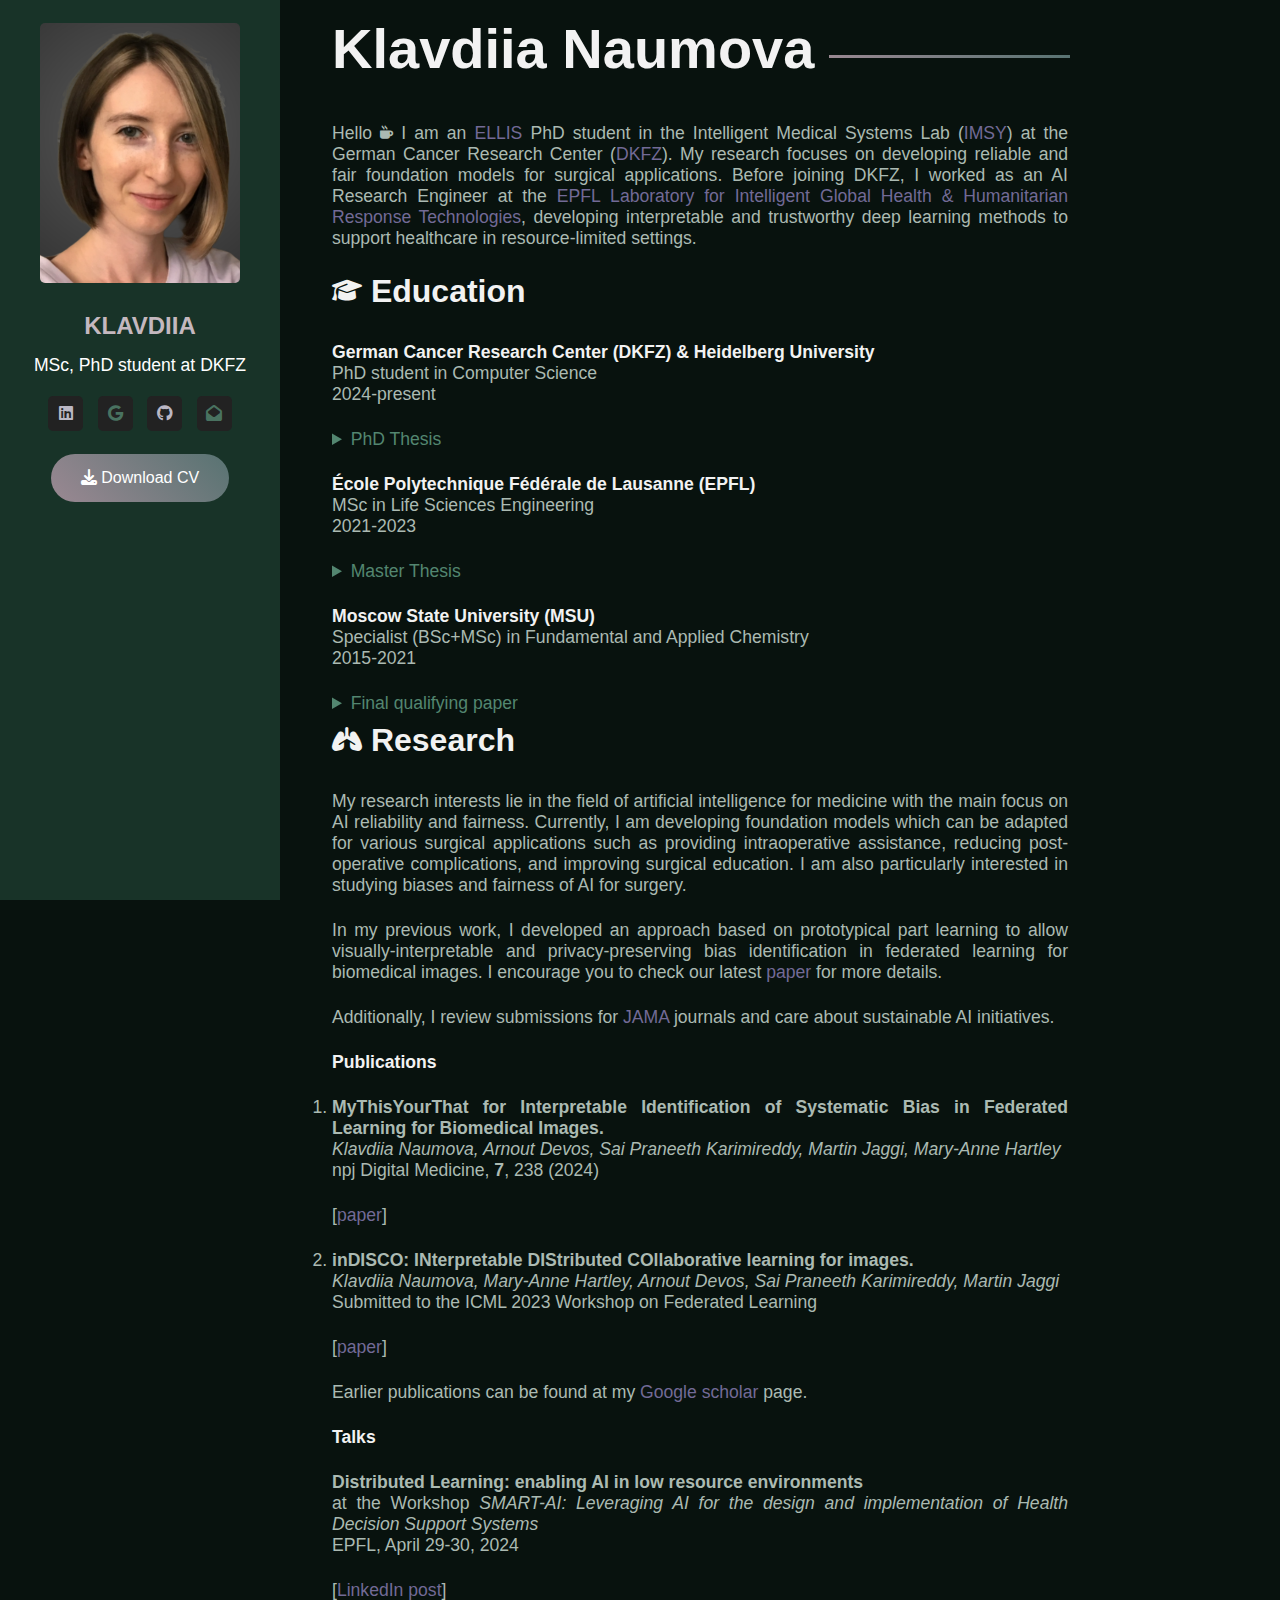
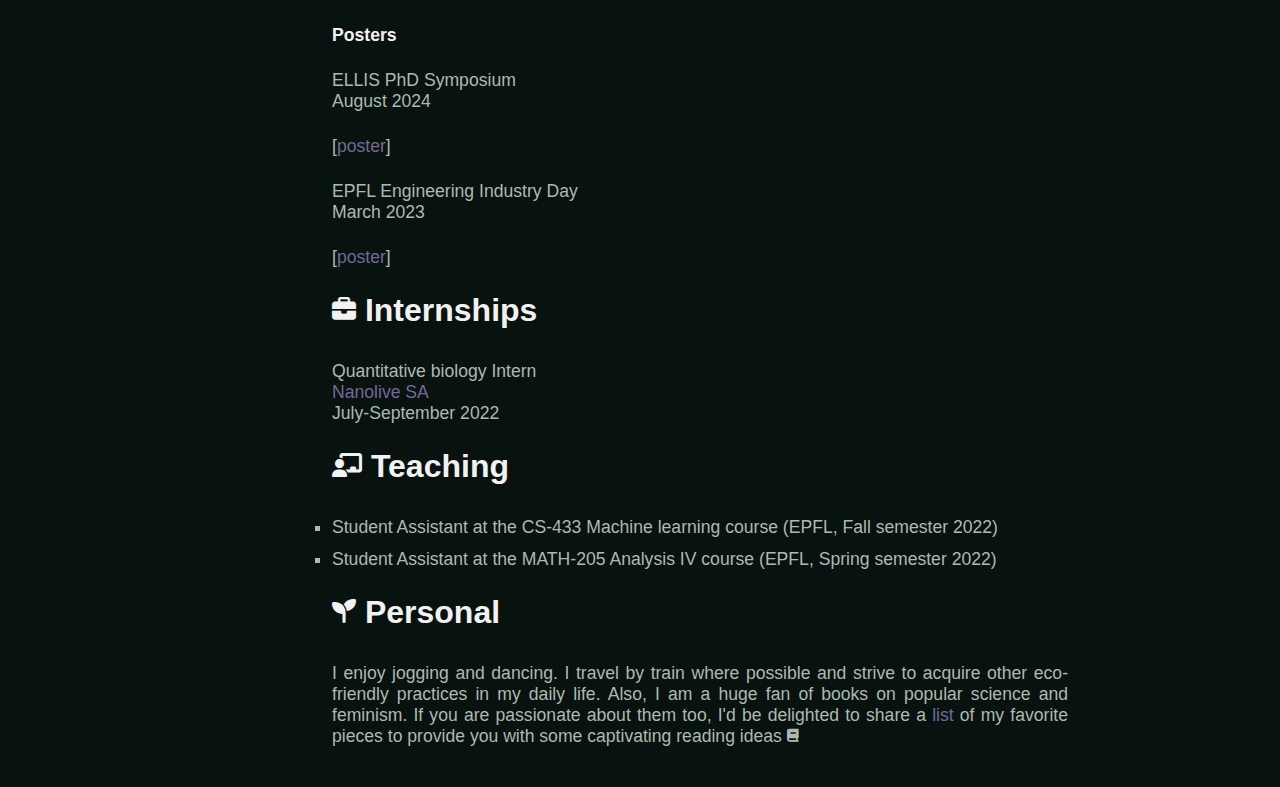
<file: index.html>
<!DOCTYPE html>
<html lang="en">
<head>
    <meta charset="UTF-8">
    <meta http-equiv="X-UA-Compatible" content="IE=edge">
    <meta name="viewport" content="width=device-width, initial-scale=1.0">
    <title>Klavdiia Naumova</title>
    <link rel="icon" href="icon.ico">
    <link href="https://cdnjs.cloudflare.com/ajax/libs/font-awesome/6.4.2/css/all.min.css" rel="stylesheet"
    />
    <link rel="stylesheet" href="styles_1.css" />
</head>
<body>
    <div class="profile-card">
        <div class="profile-pic">
            <a href="#top"><img src="photo.png" alt="user avatar"></a>
        </div>

        <div class="profile-details">
            <div class="intro">
                <h2>KLAVDIIA</h2>
                <h4>MSc, PhD student at DKFZ</h4>
                <div class="social">
                    <a href="https://www.linkedin.com/in/klavdiia-naumova-dkfz/" target="_blank"><i class="fab fa-linkedin" style="color: var(--blue)"></i></a>
                    <a href="https://scholar.google.com/citations?user=pVnRW0YAAAAJ&hl=en" target="_blank"><i class="fab fa-google" style="color: var(--purple-light)"></i></i></a>
                    <a href="https://github.com/klavdiiaN" target="_blank"><i class="fab fa-github" style="color: var(--blue)"></i></i></a>
                    <a href="mailto: klavdiia.naumova@gmail.com"><i class="fa fa-envelope-open" style="color: var(--purple-light)"></i></i></a>
                </div>
            </div>

        </div>

        <div>
            <button class="download-btn" onclick="window.open('CV_NaumovaK.pdf')"> <i class="fa fa-download"></i> Download CV</button>
        </div>
    </div>

    <div class="about">
        <h1> Klavdiia Naumova</h1>
        <p> Hello <i class="fa-solid fa-mug-hot fa-xs"></i> I am an <a href="https://ellis.eu/">ELLIS</a> PhD student in the Intelligent Medical Systems Lab (<a href="https://www.dkfz.de/en/imsy/index.php">IMSY</a>) at the German Cancer Research Center (<a href="https://www.dkfz.de/en/index.html">DKFZ</a>).
            My research focuses on developing reliable and fair foundation models for surgical applications. Before joining DKFZ, I worked as an AI Research Engineer at the <a href="https://www.light-laboratory.org/">EPFL Laboratory for Intelligent Global Health & Humanitarian Response Technologies</a>, 
            <!-- of the <a href="https://www.epfl.ch/labs/mlo/">MLO Lab</a> at <a href="https://www.epfl.ch/en/">École Polytechnique Fédérale de Lausanne (EPFL)</a>. -->
        developing interpretable and trustworthy deep learning methods to support healthcare in resource-limited settings.</p>


        <h2> <i class="fa-solid fa-graduation-cap fa-xs"></i> Education</h2>
        <p> <strong>German Cancer Research Center (DKFZ) & Heidelberg University</strong>
            <br>PhD student in Computer Science <br>2024-present</p> 
            <details><summary>PhD Thesis</summary>
                <div class="details">
                    <p>Bias-aware Surgical Foundation Models
                    <p>Supervisor: <a href="https://www.dkfz.de/en/employees/lena-maier-hein">Prof. Lena Maier-Hein</a> (DKFZ)
                        </p>
                    </div>
                </details>
        <p> <strong>École Polytechnique Fédérale de Lausanne (EPFL)</strong> 
            <br>MSc in Life Sciences Engineering <br>2021-2023</p>
            <details><summary>Master Thesis</summary>
                <div class="details">
                    <p><b>inDISCO</b>: <b>IN</b>terpretable <b>DIS</b>tributed <b>CO</b>llaborative learning for biomedical images (iGH/MLO)
                    <p>Supervisers: <a href="https://www.light-laboratory.org/team">Prof. Mary-Anne Hartley</a> (EPFL) and <a href="https://people.epfl.ch/martin.jaggi">Prof. Martin Jaggi </a> (EPFL) 
                        <br>External advisor: <a href="https://spkreddy.org/">Dr. Sai Praneeth Karimireddy</a> (USC)</p>
                    <!-- <p>You can find a full text of my thesis at <a href="MSc_thesis_NaumovaK.pdf" target="_blank">this link</a> or enjoy a short description <a href="index_master.html">here</a>.</p> -->
                </div>
            </details>
           <!-- <details><summary>Other Projects</summary>
                <div class="details">
                    <p>Semester projects: 
                        <ul class="a">
                            <li>Optical Elastography Pipeline for Shear Modulus Calculation (<a href="https://www.epfl.ch/labs/microbs/">MicroBioRobotic Systems Laboratory</a>)
                            </li>
                            <li>xDISCO: eXplainable DIStributed COllaborative learning for images (iGH/MLO)</li>
                        </ul></p>

                    <p>Course projects:
                        <ul class="b">
                            <li>Detection of traffic cones coordinates using neural networks</li>
                            <li>Image denoising with Noise2Noise neural network</li>
                            <li>Understanding vegetarianism and veganism through the media using sentiment analysis (<a href="https://name-error-ada.github.io/datastory/">read</a>)</li>
                            <li>Developing language models for digital educational assisting</li>
                        </ul>
                    </p>
                </div>
            </details> -->
        <p> <strong>Moscow State University (MSU)</strong> 
            <br>Specialist (BSc+MSc) in Fundamental and Applied Chemistry <br>2015-2021</p>
            <details><summary>Final qualifying paper</summary>
                <div class="details">
                    <p>Drug-templated synthesis as method of obtaining high-capacity silica containers with controlled structure (Surface Phenomena in Polymer Systems Lab, Russian Academy of Science (<a href="https://www.phyche.ac.ru/">IPCE RAS</a>))
                    <p>Superviser: <a href="https://scholar.google.com/citations?hl=en&user=gTncr5oAAAAJ&view_op=list_works&sortby=pubdate">Dr. Olga V. Dement'eva</a> (IPCE RAS) 
                        <br>External advisor: <a href="https://www.researchgate.net/profile/Maria-Poteshnova">Dr. Maria V. Poteshnova</a> (MSU)</p>
                </div>
            </details>
                <!-- <details class="last"><summary>Other Projects</summary>
                    <div class="details">
                        <p>Semester project: 
                            <ul class="a">
                                <li>Synthesis of a 2-thiohydantoin derivative for cancer treatment (Biologically Active Organic Compounds Lab, MSU)
                                </li>
                            </ul>
                        </p>
                    </div>
                </details> -->

        <h2> <i class="fa-solid fa-lungs fa-xs"></i> Research</h2>
        <p> My research interests lie in the field of artificial intelligence for medicine with the main focus on AI reliability and fairness.
            Currently, I am developing foundation models which can be adapted for various surgical applications such as providing intraoperative assistance, reducing post-operative complications,
            and improving surgical education. I am also particularly interested in studying biases and fairness of AI for surgery. </p> 
        <p> In my previous work, I developed an approach based on prototypical part learning to allow visually-interpretable and privacy-preserving bias identification in federated learning for biomedical images.
            I encourage you to check our latest <a href="https://doi.org/10.1038/s41746-024-01226-1">paper</a> for more details. <br> 
        </p>

        <p>Additionally, I review submissions for <a href="https://jamanetwork.com/journals/jama">JAMA</a> journals and care about sustainable AI initiatives.</p>
        <h3>Publications</h3> 
        <p><ol>
            <li><b>MyThisYourThat for Interpretable Identification of Systematic Bias in Federated Learning for Biomedical Images.</b><br>
                <em>Klavdiia Naumova, Arnout Devos, Sai Praneeth Karimireddy, Martin Jaggi, Mary-Anne Hartley</em> <br>
            npj Digital Medicine, <b>7</b>, 238 (2024) <br>
            <p>[<a href="https://doi.org/10.1038/s41746-024-01226-1" target="_blank">paper</a>]</p></li>

            <li><b>inDISCO: INterpretable DIStributed COllaborative learning for images.</b><br>
            <em>Klavdiia Naumova, Mary-Anne Hartley, Arnout Devos, Sai Praneeth Karimireddy, Martin Jaggi</em> <br>
            Submitted to the ICML 2023 Workshop on Federated Learning <br>
            <p>[<a href="fl-icml2023_submission.pdf" target="_blank">paper</a>]</p></li>
        </ol></p>
        
        <p>Earlier publications can be found at my <a href="https://scholar.google.com/citations?user=pVnRW0YAAAAJ&hl=en" target="_blank">Google scholar</a> page.</p>
        
        <h3>Talks</h3>
        <p> <b>Distributed Learning: enabling AI in low resource environments</b>
            <br> at the Workshop <em>SMART-AI: Leveraging AI for the design and implementation of Health Decision Support Systems</em>
            <br> EPFL, April 29-30, 2024 
        </p>
        <p>[<a href="https://www.linkedin.com/posts/epfl-ai-center_appleyspaghettis-chesttoast-magicsandwich-activity-7192616671205826561-p071?utm_source=share&utm_medium=member_desktop">LinkedIn post</a>]</p>
        
        <h3>Posters</h3>
        <p> ELLIS PhD Symposium <br> August 2024 </p>
        <p> [<a href="poster_Naumova_ELLIS.pdf" target="_blank">poster</a>]</p>
        
        <p> EPFL Engineering Industry Day <br> March 2023 </p>
        <p> [<a href="xDISCO_poster_Industry_Day.pdf" target="_blank">poster</a>]</p>

        <h2> <i class="fa-solid fa-briefcase fa-xs"></i> Internships</h2>
        <p> Quantitative biology Intern <br> <a href="https://www.nanolive.ch/">Nanolive SA</a> <br>July-September 2022 </p>
        
        <h2> <i class="fa-solid fa-chalkboard-user fa-xs"></i> Teaching</h2>
        <p> <ul>
            <li>Student Assistant at the CS-433 Machine learning course (EPFL, Fall semester 2022)</li>
            <li>Student Assistant at the MATH-205 Analysis IV course (EPFL, Spring semester 2022)</li>
        </ul>
        </p>

        <h2> <i class="fa-solid fa-seedling fa-xs"></i> Personal</h2>
        <p> I enjoy jogging and dancing. I travel by train where possible and strive to acquire other eco-friendly practices in my daily life. 
            Also, I am a huge fan of books on popular science and feminism.  
            If you are passionate about them too, I'd be delighted to share a <a href="Reading list.txt" target="_blank">list</a> of my favorite pieces to provide you with some captivating reading ideas <i class="fa-solid fa-book fa-xs"></i>
        </p>
    
    </div>
</body>
</html>
</file>
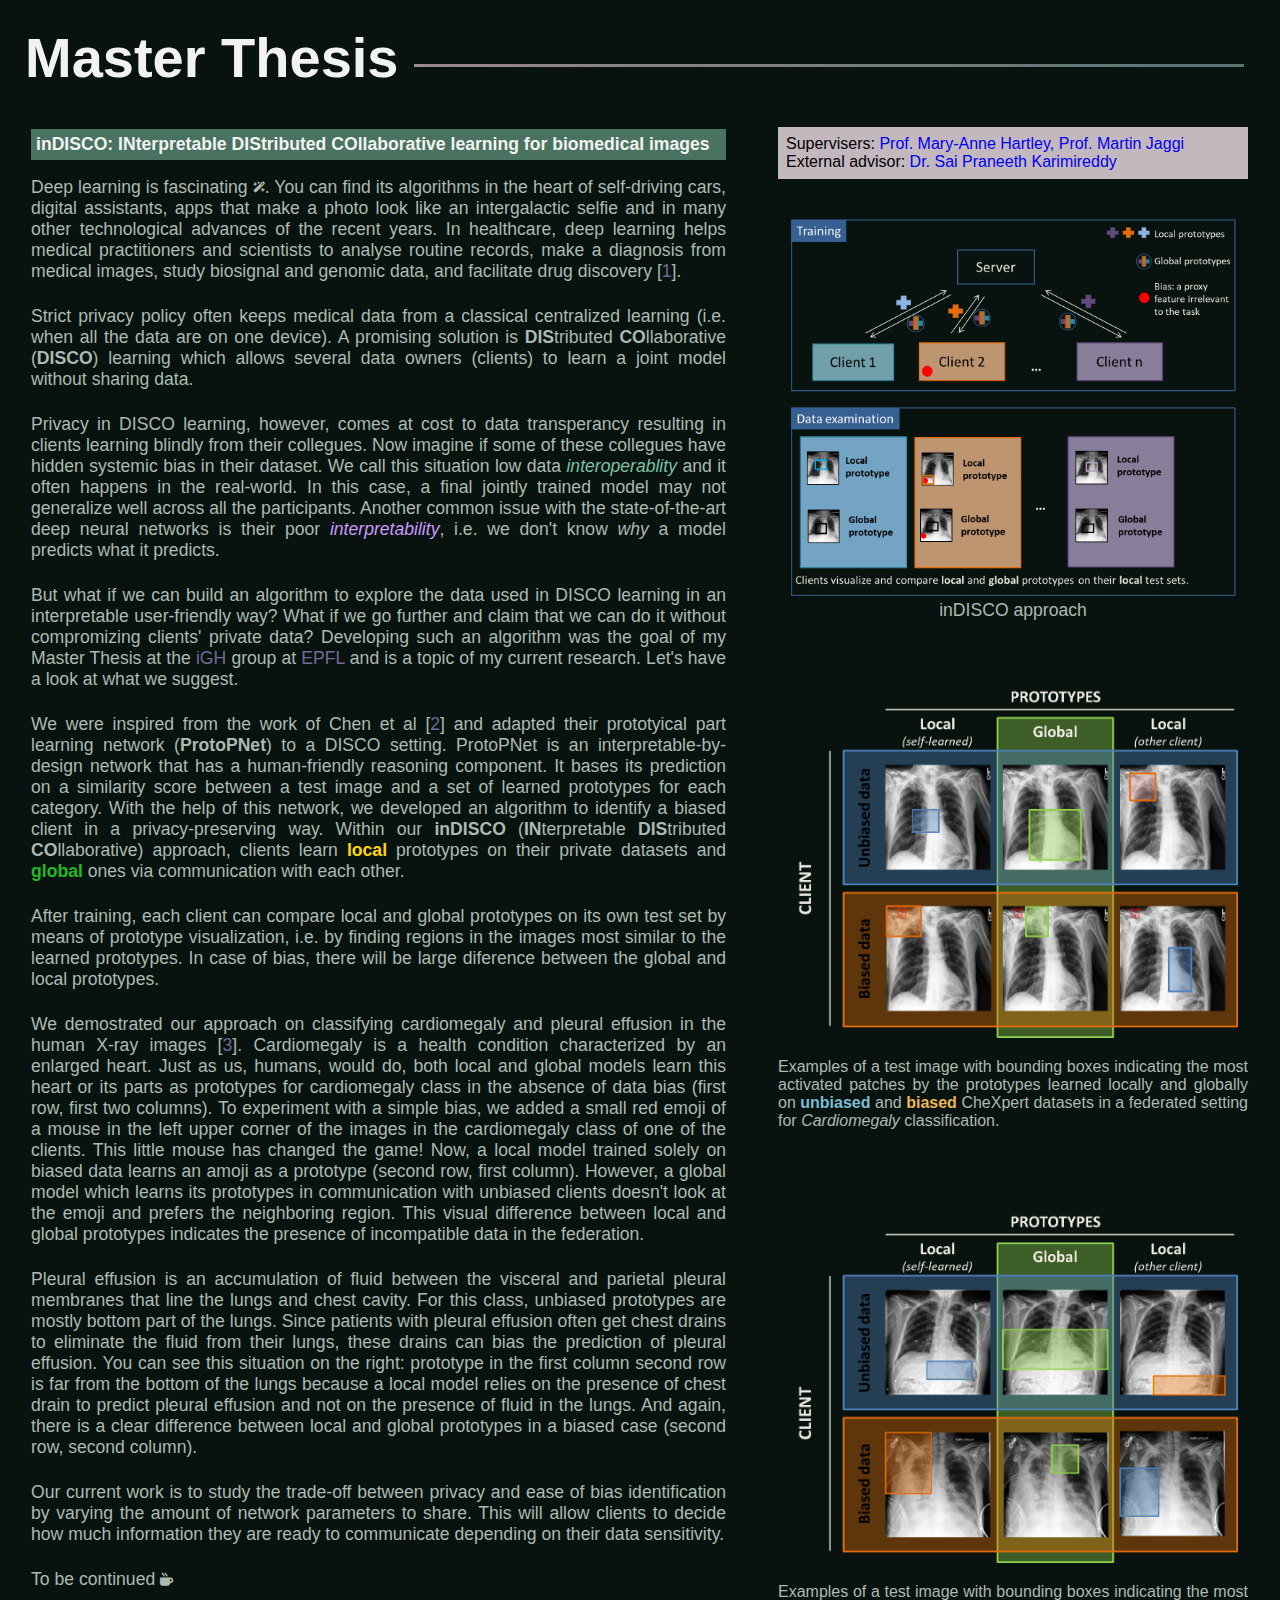
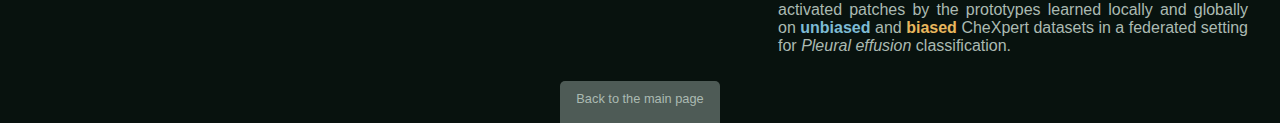
<file: index_master.html>
<!DOCTYPE html>
<html lang="en">
<head>
    <meta charset="UTF-8">
    <meta http-equiv="X-UA-Compatible" content="IE=edge">
    <meta name="viewport" content="width=device-width, initial-scale=1.0">
    <title>Master Thesis</title>
    <link href="https://cdnjs.cloudflare.com/ajax/libs/font-awesome/6.4.2/css/all.min.css" rel="stylesheet"
    />
    <link rel="stylesheet" href="styles_master.css" />
</head>
<body>
    <h1>Master Thesis</h1>
    <div class="container">
        <div class="description">
            <h2><b>inDISCO</b>: <b>IN</b>terpretable <b>DIS</b>tributed <b>CO</b>llaborative learning for biomedical images</h2>
            <p>Deep learning is fascinating <i class="fa-solid fa-wand-magic-sparkles fa-2xs"></i>. You can find its algorithms in the heart of self-driving cars, digital assistants, apps that make a photo look like an intergalactic selfie and in many other technological advances of the recent years. 
                In healthcare, deep learning helps medical practitioners and scientists to analyse routine records, make a diagnosis from medical images, 
                study biosignal and genomic data, and facilitate drug discovery [<a href="https://www.sciencedirect.com/science/article/abs/pii/S1566253520303651">1</a>].</p>
            <p>Strict privacy policy often keeps medical data from a classical centralized learning (i.e. when all the data are on one device).
                A promising solution is <b>DIS</b>tributed <b>CO</b>llaborative (<b>DISCO</b>) learning
                which allows several data owners (clients) to learn a joint model without sharing data.
            </p>
            <p>Privacy in DISCO learning, however, comes at cost to data transperancy resulting in clients learning blindly from their collegues. Now imagine if some of these collegues have hidden systemic bias in their dataset. We call this situation
                low data <em class="oper">interoperablity</em> and it often happens in the real-world. In this case, a final jointly trained model may not generalize well across all the participants. 
                Another common issue with the state-of-the-art deep neural networks is their poor <em class="pret">interpretability</em>, i.e. we don't know <em>why</em> a model predicts what it predicts. 
            </p>

            <p>But what if we can build an algorithm to explore the data used in DISCO learning in an interpretable user-friendly way? What if we go further and claim that we can do it without compromizing clients' private data?
                Developing such an algorithm was the goal of my Master Thesis at the <a href="https://www.epfl.ch/labs/mlo/igh-intelligent-global-health/">iGH</a> group at <a href="https://www.epfl.ch/en/">EPFL</a> and is a topic of my current research. Let's have a look at what we suggest. </p>
            <p>We were inspired from the work of Chen et al [<a href="https://arxiv.org/abs/1806.10574">2</a>] and adapted their prototyical part learning network (<b>ProtoPNet</b>) to a DISCO setting. ProtoPNet is an interpretable-by-design network that has a human-friendly reasoning component. It bases its prediction on a similarity score 
                between a test image and a set of learned prototypes for each category. With the help of this network, we developed an algorithm to identify a biased client in a privacy-preserving way. Within our <b>inDISCO</b> (<b>IN</b>terpretable <b>DIS</b>tributed <b>CO</b>llaborative) approach, clients learn 
                <b class="local">local</b> prototypes on their private datasets and <b class="global">global</b> ones via communication with each other. </p>
            <p>After training, each client can compare local and global prototypes on its own test set by means of prototype visualization, i.e. by finding regions in the images most similar to the learned prototypes. In case of bias, there will be large diference between the global and local prototypes. </p>
            <p>We demostrated our approach on classifying cardiomegaly and pleural effusion in the human X-ray images [<a href="https://stanfordmlgroup.github.io/competitions/chexpert/">3</a>].
                Cardiomegaly is a health condition characterized by an enlarged heart. Just as us, humans, would do, both local and global models learn this heart or its parts as prototypes for cardiomegaly class in the absence of data bias (first row, first two columns). To experiment with a simple bias, we added a small red emoji of a mouse in the left upper corner of the images in the cardiomegaly class of one of the clients. 
                This little mouse has changed the game! Now, a local model trained solely on biased data learns an amoji as a prototype (second row, first column). However, a global model
                which learns its prototypes in communication with unbiased clients doesn't look at the emoji and prefers the neighboring region. This visual difference between local and global prototypes indicates the presence of incompatible data in the federation.
            </p>
            <p>Pleural effusion is an accumulation of fluid between the visceral and parietal pleural membranes that line the lungs and chest cavity. For this class, unbiased prototypes are mostly bottom part of the lungs.
                Since patients with pleural effusion often get chest drains to eliminate the fluid from their lungs, these drains can bias the prediction of pleural effusion.
                You can see this situation on the right: prototype in the first column second row is far from the bottom of the lungs because a local model relies on the presence of chest drain to predict pleural effusion and not on the presence of fluid in the lungs. And again, there is a clear difference between local and global prototypes in a biased case (second row, second column).
            </p>
            <p>Our current work is to study the trade-off between privacy and ease of bias identification by varying the amount of network parameters to share. This will allow clients to decide how much information they are ready to communicate depending on their data sensitivity.</p>
            <p>To be continued <i class="fa-solid fa-mug-hot fa-xs"></i></p>
        </div>
        <div class="images">
            <p>Supervisers: <a href="https://www.yale-light.org/">Prof. Mary-Anne Hartley,</a> <a href="https://people.epfl.ch/martin.jaggi">Prof. Martin Jaggi </a>
                <br>External advisor: <a href="https://spkreddy.org/">Dr. Sai Praneeth Karimireddy</a></p>
            <figure class="scheme">
                <img src="simple_scheme.png" alt="scheme">
                <figcaption>inDISCO approach</figcaption>
            </figure>

            <figure class="prototypes">
                <img src="prots_cardio.png" alt="prototypes_cardio">
                <figcaption>Examples of a test image with bounding boxes indicating the most activated patches 
                    by the prototypes learned locally and globally on <b class="unbiased">unbiased</b> and <b class="biased">biased</b> CheXpert datasets in a federated setting for <em>Cardiomegaly</em> classification.</figcaption>
            </figure>

            <figure class="prototypes">
                <img src="pleural_prots.png" alt="prototypes_pleural">
                <figcaption>Examples of a test image with bounding boxes indicating the most activated patches 
                    by the prototypes learned locally and globally on <b class="unbiased">unbiased</b> and <b class="biased">biased</b> CheXpert datasets in a federated setting for <em>Pleural effusion</em> classification.</figcaption>
            </figure>
        </div>
    </div>
    <!-- <div class="up_back">
        <div class="up">
            <p><a href="#top">Up</a></p>
        </div> -->
        <div class="back">
            <p><a href="index.html">Back to the main page</a></p>
        </div>
    <!-- </div> -->
</body>
</file>
<file: styles_1.css>
:root{
    --purple: #244c3b;
    --purple-light: #497260;
    --dark-blue: #c4b7be;
    --blue: #bab7c4;
    --skyblue: #8a8794;
    --light-blue: #005bc5;
    --dark-pink: #f64c57;
    --dark-magenta: #e21b5a;
    --light-green: #61e2c2;
    --light-purple: #d9abff;
}

*{
    box-sizing: border-box;
    padding: 0;
    margin: 0;
    text-decoration: none;
    font-family:'Segoe UI', Tahoma, Geneva, Verdana, sans-serif;
}

body{
    background-color: #08120e;

}

.profile-card{
    display: flex;
    width: 280px;
    position: fixed;
    /* top: 20px; */
    /* left: 10px; */
    overflow-x: hidden;
    padding: 8px 0;
    background: #183328;
    /* border-radius: 5px; */
    /* border-style: solid;
    border-right-width: 1px;
    border-color: #fff; */
    height: 100%;
    color: #fff;
    align-items: center;
    flex-direction: column;
}


.profile-card .profile-pic{
    overflow: hidden;
    display: flex;
    justify-content: space-between;
    align-items: center;
    flex-direction: column;
    margin: 15px;
}

.profile-card .profile-pic img{
    border-radius: 5px;
    width: 200px;
}

.profile-card .profile-details{
    display: flex;
    flex-direction: column;
    justify-content: flex-start;
    align-items: center;
    width: 100%;
}

.profile-details .intro{
    display: flex;
    flex-direction: column;
    justify-content: center;
    align-items: center;
}

.profile-details .intro h2{
    margin: 10px;
    color: #c4b8bf;
}

.profile-details .intro h4{
    /* background: #324e42; */
    font-weight: 400;
    border-radius: 4px;
    padding: 5px 10px;
    font-size: 1.1rem;
}

.profile-details .intro .social{
    margin-top: 10px;
    margin-bottom: 10px;
}

.profile-details .intro .social i{
    color: #ddd;
    font-size: 16px;
    background-color: #222;
    margin: 5px;
    height: 35px;
    width: 35px;
    line-height: 35px;
    text-align: center;
    border-radius: 5px;
    transition: 0.5s;
}

.profile-details .intro .social i:hover{
    transform: scale(1.2);
    border: 1px solid rgba(255, 255, 255, 0.3);
}

.profile-card .download-btn{
    background: linear-gradient(45deg,#9a8892, #587372);
    color: #fff;
    margin: 0.5rem 3rem;
    border-radius: 30px;
    border: none;
    padding: 15px 30px;
    transition: 0.5s;
    font-size: 1rem;
}
.profile-card .download-btn:hover{
    transform: scale(1.2);
    border: 1px solid rgba(255, 255, 255, 0.3)
}

/* Main page */
.about{
    padding: 0px 10px;
    margin-left: 300px;
    justify-content: space-between;
    flex-wrap: wrap;
    position: relative;
    max-width: 800px;
    padding: 1rem 2rem;
    text-align: justify;
}

.about h1{
    color: #f2f2f2;
    margin-bottom: 1.1rem;
    position: relative;
    display: inline-block;
    font-size: 3.5rem;
    /* text-shadow: 5px 2px 2px rgb(51, 51, 51); */
}

.about h1::after{
    position: absolute;
    content: "";
    top: 60%;
    right: -53%;
    width: 50%;
    height: 3px;
    background: linear-gradient(45deg, #9a8892, #587372);
}

.about p{
    color: #abbab2;
    margin: 1.5rem 0;
    font-size: 1.1rem;
}

.about a{
    color: #726a96;
}

.about h2{
    color: #f2f2f2;
    margin-bottom: 0.5rem;
    position: relative;
    display: inline-block;
    font-size: 2rem;
}

.about strong{
    color: #f2f2f2;
    font-size: 1.1rem;
}

.about h3{
    color: #f2f2f2;
    position: relative;
    display: inline-block;
    font-size: 1.1rem;
}

.about details summary{
    color: #538670;
    font-size: 1.1rem;
}

.about details{
    margin-bottom: 0.5rem;
}

.about details.last {
    margin-bottom: 1.5rem;
}

.about ul.a li{
    list-style-type: circle;
    color: #538670;
    font-size: 1.1rem;
    margin-bottom: 0.7rem;
  }

  .about ul.b li{
    list-style-type: square;
    color: #538670;
    font-size: 1.1rem;
    margin-bottom: 0.7rem;
}

.about ul li{
    list-style-type: square;
    color: #abbab2;
    font-size: 1.1rem;
    margin-bottom: 0.7rem;
}

.about ol li{
    color: #abbab2;
    font-size: 1.1rem;
    margin-bottom: 0.7rem;
}

.details{
    margin-left: 1.5rem;
}

@media(max-width: 786px){
    .profile-card{
        max-width: 400px;
        position: relative;
    }
    .about{
        width: 1005;
        max-width: 400px;
        padding: 1rem;
        margin: 1rem;
    }
    .about h1{
        font-size: 2.2rem;
    }

    .about h1::after{
        display: none;
    }
}
</file>
<file: styles_master.css>
:root{
    --purple: #244c3b;
    --purple-light: #497260;
    --dark-blue: #c4b7be;
    --blue: #bab7c4;
    --skyblue: #8a8794;
    --light-blue: #005bc5;
    --dark-pink: #f64c57;
    --dark-magenta: #e21b5a;
    --light-green: #61e2c2;
    --light-purple: #d9abff;
}

*{
    box-sizing: border-box;
    padding: 0;
    margin: 0;
    text-decoration: none;
    font-family:'Segoe UI', Tahoma, Geneva, Verdana, sans-serif;
}

body{
    background-color: #08120e;

}

h1{
    position: relative;
    color: #f2f2f2;
    margin: 25px;
    margin-bottom: 1.1rem;
    position: relative;
    font-size: 3.5rem;
}

h1::after{
    position: absolute;
    content: "";
    top: 60%;
    vertical-align: bottom;
    width: 830px;
    margin-right: -100%;
    margin-left: 15px;
    height: 3px;
    background: linear-gradient(45deg, #9a8892, #587372);
}

.container{
    display: grid;
    align-items:flex-start; 
    grid-template-columns: 1fr 1fr;
    column-gap: 5px;
}

h2{
    color: #f2f2f2;
    font-size: 1.1rem;
    margin-bottom: 1.1rem;
    padding: 5px;
    /* width: 700px; */
    background-color: #497260;
}

.description{
    /* display: inline-block; */
    color: #abbab2;
    margin-top: 1rem;
    margin-bottom: 1rem;
    margin-left: 1rem;
    margin-right: 0;
    padding: 5px 15px;
    width: 725px;
    text-align: justify;
    position: relative;
}
.description p{
    margin-bottom: 1.5rem;
    font-size: 1.1rem;
}

.description a{
    color: #726a96;
}

.description em.oper{
    color: #7cc1a3;
}

.description em.pret{
    color: #ce99f9;
}

.description b.local{
    color:gold;
}

.description b.global{
    color:rgb(34, 186, 34);
}

.images{
    display: flex;
    flex-direction: column;
    text-align: center;
    position: relative;
}

.images p{
    text-align: justify;
    /* color: #abbab2; */
    color: black;
    /* border: 2px solid; */
    /* border-color: #497260; */
    background-color: #c4b8bf;
    padding: 0.5rem;
    margin: 1.2rem 2rem;
}

.scheme img{
    width: 450px;
    margin-top: 20px;
    /* background-color: #f2f2f2; */
    
}

.scheme figcaption{
    color: #abbab2;
    font-size: 1.1rem;
    text-align: center;
}

.prototypes img{
    width: 450px;
    margin-top: 60px;
    /* background-color: #f2f2f2; */
}

.prototypes figcaption{
    color: #abbab2;
    font-size: 1rem;
    text-align: justify;
    margin: 1rem 2rem;
}

.unbiased{
    color: rgb(125, 187, 212);
}

.biased{
    color: rgb(232, 183, 93);
}

/* .up_back{
    display: grid;
    align-items:flex-start; 
    grid-template-columns: 1fr 1fr;
    column-gap: 20px;
} */

/* .up a{
    color: #abbab2;
    font-size: 1rem;
}

.up{
    background-color: #9dada679;
    margin-left: 500px;
    text-align: center;
    padding-bottom: 1rem;
    padding-top: 0.5rem;
    border-top-right-radius: 5px;
    border-top-left-radius: 5px;
    transition: 0.5s;
}

.up:hover{
    transform: scale(1.2);
    border: 1px solid rgba(255, 255, 255, 0.3);
} */

.back a{
    color: #abbab2;
    font-size: 0.8rem;
}

.back{
    background-color: #9dada679;
    align-items: center;
    margin-left: 560px;
    margin-right: 560px;
    margin-top: 10px;
    text-align: center;
    padding-bottom: 1rem;
    padding-top: 0.5rem;
    border-top-right-radius: 5px;
    border-top-left-radius: 5px;
    transition: 0.5s;
}

.back:hover{
    transform: scale(1.2);
    /* border: 1px solid rgba(255, 255, 255, 0.3); */
}

@media(max-width: 786px){
    .container{
        grid-template-columns: 1fr
    }
    .description{
        max-width: 400px;
        padding: 1rem;
        margin: 1rem;
    }
    h1{
        font-size: 2.2rem;
    }

    h1::after{
        display: none;
    }

    .back{
        background-color: #9dada679;
        align-items: center;
        margin-left: 200px;
        margin-right: 200px;
        margin-top: 10px;
        text-align: center;
        padding-bottom: 1rem;
        padding-top: 0.5rem;
        border-top-right-radius: 5px;
        border-top-left-radius: 5px;
        transition: 0.5s;
    }
}
@media(max-width: 1200px) and (min-width: 768px){
    .back{
        background-color: #9dada679;
        align-items: center;
        margin-left: 400px;
        margin-right: 400px;
        margin-top: 10px;
        text-align: center;
        padding-bottom: 1rem;
        padding-top: 0.5rem;
        border-top-right-radius: 5px;
        border-top-left-radius: 5px;
        transition: 0.5s;
    }
}

@media(max-width: 400px){
    .back{
        background-color: #9dada679;
        align-items: center;
        margin-left: 100px;
        margin-right: 100px;
        margin-top: 10px;
        text-align: center;
        padding-bottom: 1rem;
        padding-top: 0.5rem;
        border-top-right-radius: 5px;
        border-top-left-radius: 5px;
        transition: 0.5s;
    }
}
</file>
